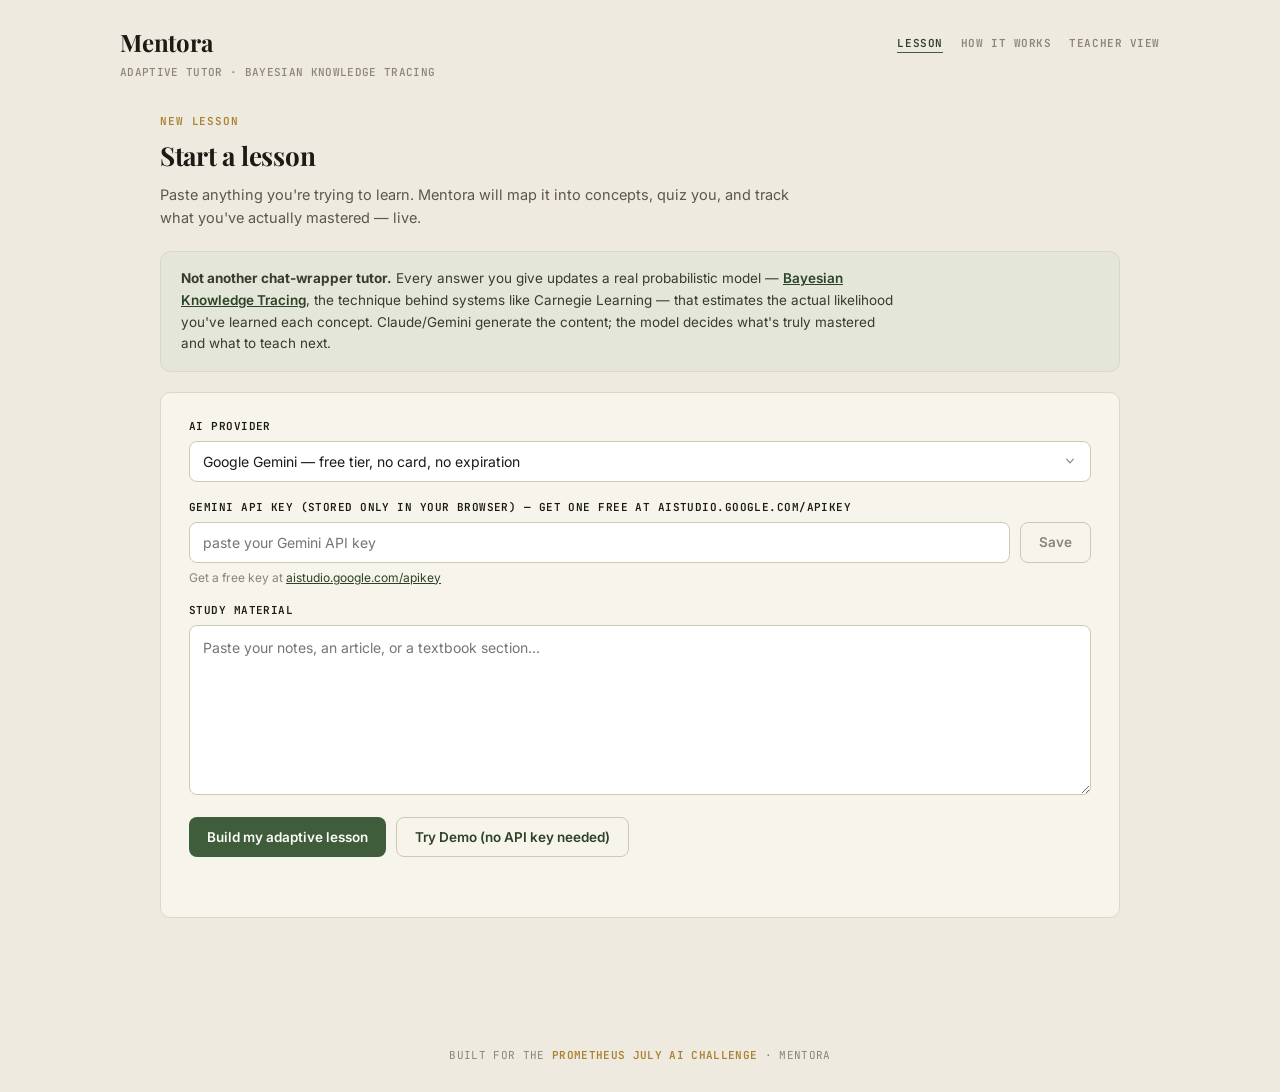
<file: index.html>
<!doctype html>
<html lang="en">
<head>
<meta charset="UTF-8" />
<meta name="viewport" content="width=device-width, initial-scale=1.0" />
<meta name="description" content="Mentora — an adaptive AI tutor that pairs Claude/Gemini with a real Bayesian Knowledge Tracing model to track what you've actually learned." />
<title>Mentora — Adaptive AI Learning Companion</title>
<link rel="icon" href="data:image/svg+xml,<svg xmlns=%22http://www.w3.org/2000/svg%22 viewBox=%220 0 32 32%22><rect width=%2232%22 height=%2232%22 rx=%226%22 fill=%22%231b1a14%22/><path d=%22M14 6 L6 16 L14 26%22 stroke=%22%23f7f4ec%22 stroke-width=%222.5%22 stroke-linecap=%22round%22 stroke-linejoin=%22round%22 fill=%22none%22/><path d=%22M22 6 L14 16 L22 26%22 stroke=%22%233f5d3a%22 stroke-width=%222.5%22 stroke-linecap=%22round%22 stroke-linejoin=%22round%22 fill=%22none%22/></svg>" />
<link rel="preconnect" href="https://fonts.googleapis.com" />
<link rel="preconnect" href="https://fonts.gstatic.com" crossorigin />
<link href="https://fonts.googleapis.com/css2?family=Playfair+Display:ital,wght@0,600;0,700;0,800;1,600&family=JetBrains+Mono:wght@400;500;600;700&family=Inter:wght@400;500;600&display=swap" rel="stylesheet" />
<link rel="stylesheet" href="style.css" />
</head>
<body>
<header>
  <div class="header-inner">
    <div class="brand">
      <div>
        <h1>Mentora</h1>
        <span class="tag">Adaptive tutor · Bayesian Knowledge Tracing</span>
      </div>
    </div>
    <div class="header-progress hidden" id="headerProgress">
      <div class="header-progress-row">
        <span class="header-progress-label">Overall mastery</span>
        <div class="header-progress-value"><span id="overallProgressPct">0</span><span class="pct-sign">%</span></div>
      </div>
      <div class="bar-track header-bar-track"><div class="bar-fill" id="overallProgressFill" style="width:0%"></div></div>
    </div>
    <nav class="site-nav" aria-label="Mentora pages">
      <a href="index.html" class="active">Lesson</a>
      <a href="how-it-works.html">How it works</a>
      <a href="teacher.html">Teacher view</a>
    </nav>
  </div>
</header>

<main>
  <section id="setupView">
    <span class="eyebrow">New lesson</span>
    <h2 class="section-title">Start a lesson</h2>
    <p class="section-desc">Paste anything you're trying to learn. Mentora will map it into concepts, quiz you, and track what you've actually mastered — live.</p>

    <div class="value-strip">
      <p><strong>Not another chat-wrapper tutor.</strong> Every answer you give updates a real probabilistic model — <a href="how-it-works.html">Bayesian Knowledge Tracing</a>, the technique behind systems like Carnegie Learning — that estimates the actual likelihood you've learned each concept. Claude/Gemini generate the content; the model decides what's truly mastered and what to teach next.</p>
    </div>

    <div class="setup-card">
      <div class="field-group">
        <label for="providerSelect">AI provider</label>
        <select id="providerSelect">
          <option value="gemini">Google Gemini — free tier, no card, no expiration</option>
          <option value="claude">Anthropic Claude — $5 free credit on signup</option>
          <option value="deepseek">DeepSeek — 5M free tokens for 30 days, no card</option>
          <option value="github">GitHub Models — free, tied to your GitHub account</option>
        </select>
      </div>

      <div class="field-group">
        <label for="apiKeyInput" id="apiKeyLabel">Gemini API key (stored only in your browser)</label>
        <div class="key-row">
          <input type="password" id="apiKeyInput" placeholder="paste your API key" autocomplete="off" />
          <button class="ghost-btn" id="saveKeyBtn">Save</button>
        </div>
        <span class="hint" id="keyHint">Get a free key at aistudio.google.com/apikey</span>
      </div>

      <div class="field-group">
        <label for="materialInput">Study material</label>
        <textarea id="materialInput" placeholder="Paste your notes, an article, or a textbook section..."></textarea>
      </div>

      <div class="action-row">
        <button class="primary-btn" id="generateBtn">Build my adaptive lesson</button>
        <button class="secondary-btn" id="demoBtn">Try Demo (no API key needed)</button>
        <button class="secondary-btn hidden" id="resumeSessionBtn">Resume previous session</button>
      </div>
      <div id="statusMsg" role="status" aria-live="polite"></div>
    </div>
  </section>

  <section id="learnView" class="hidden">
    <hr class="rule" />

    <div class="section-block">
      <span class="eyebrow">Dependency graph</span>
      <h2 class="section-title">Concept map</h2>
      <p class="section-desc">Each concept unlocks only once its prerequisites reach mastery. The engine traces retention node by node.</p>
      <div class="concept-graph" id="conceptGraph"></div>
    </div>

    <hr class="rule" />

    <div class="section-block">
      <span class="eyebrow">Retention model</span>
      <div class="section-heading-row">
        <div>
          <h2 class="section-title">Mastery dashboard</h2>
          <p class="section-desc">Live posterior estimates from the Bayesian Knowledge Tracing engine — probability of recall, not a raw score.</p>
        </div>
        <span class="threshold-caption">- - - - - Mastery threshold 90%</span>
      </div>
      <div id="dashboard"></div>
      <div id="paramReadout" class="param-readout hidden"></div>
      <div id="calibrationPanel" class="calibration-panel hidden"></div>
      <div id="reviewPanel" class="review-panel hidden"></div>
    </div>

    <hr class="rule" />

    <div class="section-block">
      <div id="recommendation"></div>
      <div id="quizPanel"></div>

      <div id="analogyPanel" class="hidden">
        <hr class="divider" />
        <strong class="analogy-title">Want it explained a different way?</strong>
        <div class="analogy-choices" id="analogyChoices">
          <button class="chip-btn" data-domain="cooking">Cooking</button>
          <button class="chip-btn" data-domain="sports">Sports</button>
          <button class="chip-btn" data-domain="gaming">Gaming</button>
          <button class="chip-btn" data-domain="music">Music</button>
        </div>
        <div id="analogyResult"></div>
      </div>
    </div>
  </section>
</main>

<div id="loadingOverlay" class="loading-overlay hidden" role="status" aria-live="polite">
  <div class="loading-card">
    <div class="spinner"></div>
    <span id="loadingText">Working...</span>
  </div>
</div>

<footer>Built for the <span class="footer-highlight">Prometheus July AI Challenge</span> · Mentora</footer>

<script src="./bkt.js"></script>
<script src="./bktFit.js"></script>
<script src="./spaced.js"></script>
<script src="./demo-data.js"></script>
<script src="./providers.js"></script>
<script src="./persist.js"></script>
<script src="./app.js"></script>
</body>
</html>
</file>
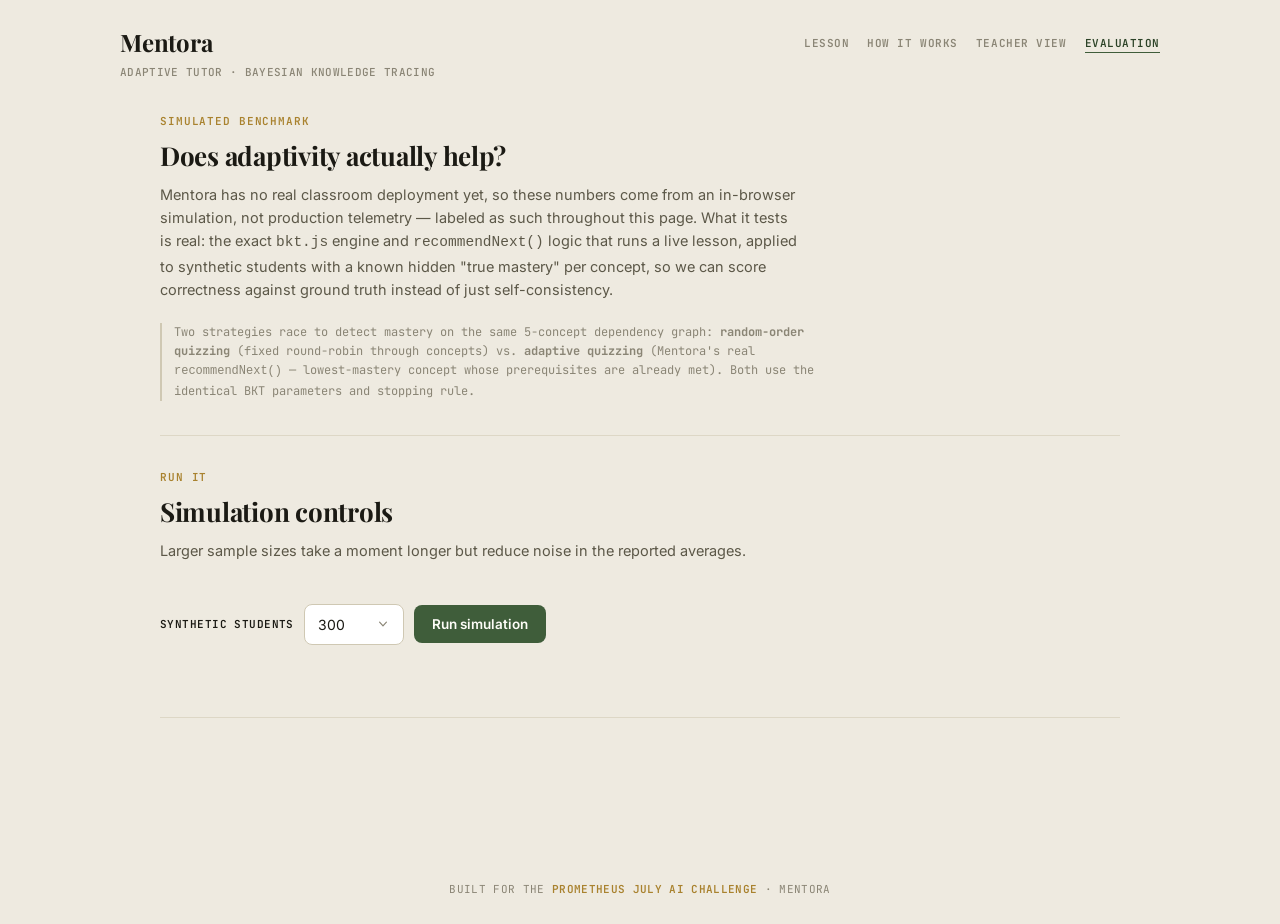
<file: eval.html>
<!doctype html>
<html lang="en">
<head>
<meta charset="UTF-8" />
<meta name="viewport" content="width=device-width, initial-scale=1.0" />
<meta name="description" content="Mentora evaluation — simulated comparison of adaptive BKT-driven quizzing vs. random-order quizzing, plus mastery-prediction accuracy against known ground truth." />
<title>Evaluation — Mentora</title>
<link rel="icon" href="data:image/svg+xml,<svg xmlns=%22http://www.w3.org/2000/svg%22 viewBox=%220 0 32 32%22><rect width=%2232%22 height=%2232%22 rx=%226%22 fill=%22%231b1a14%22/><path d=%22M14 6 L6 16 L14 26%22 stroke=%22%23f7f4ec%22 stroke-width=%222.5%22 stroke-linecap=%22round%22 stroke-linejoin=%22round%22 fill=%22none%22/><path d=%22M22 6 L14 16 L22 26%22 stroke=%22%233f5d3a%22 stroke-width=%222.5%22 stroke-linecap=%22round%22 stroke-linejoin=%22round%22 fill=%22none%22/></svg>" />
<link rel="preconnect" href="https://fonts.googleapis.com" />
<link rel="preconnect" href="https://fonts.gstatic.com" crossorigin />
<link href="https://fonts.googleapis.com/css2?family=Playfair+Display:ital,wght@0,600;0,700;0,800;1,600&family=JetBrains+Mono:wght@400;500;600;700&family=Inter:wght@400;500;600&display=swap" rel="stylesheet" />
<link rel="stylesheet" href="style.css" />
<link rel="stylesheet" href="eval.css" />
</head>
<body>
<header>
  <div class="header-inner">
    <div class="brand">
      <a href="index.html" style="display:flex;align-items:center;gap:12px;color:inherit;text-decoration:none;">
        <div>
          <h1>Mentora</h1>
          <span class="tag">Adaptive tutor · Bayesian Knowledge Tracing</span>
        </div>
      </a>
    </div>
    <nav class="site-nav" aria-label="Mentora pages">
      <a href="index.html">Lesson</a>
      <a href="how-it-works.html">How it works</a>
      <a href="teacher.html">Teacher view</a>
      <a href="eval.html" class="active">Evaluation</a>
    </nav>
  </div>
</header>

<main>
  <section>
    <span class="eyebrow">Simulated benchmark</span>
    <h2 class="section-title">Does adaptivity actually help?</h2>
    <p class="section-desc">Mentora has no real classroom deployment yet, so these numbers come from an in-browser simulation, not production telemetry — labeled as such throughout this page. What it tests is real: the exact <code>bkt.js</code> engine and <code>recommendNext()</code> logic that runs a live lesson, applied to synthetic students with a known hidden "true mastery" per concept, so we can score correctness against ground truth instead of just self-consistency.</p>
    <p class="sim-note">Two strategies race to detect mastery on the same 5-concept dependency graph: <strong>random-order quizzing</strong> (fixed round-robin through concepts) vs. <strong>adaptive quizzing</strong> (Mentora's real <code>recommendNext()</code> — lowest-mastery concept whose prerequisites are already met). Both use the identical BKT parameters and stopping rule.</p>
  </section>

  <hr class="rule" />

  <section class="section-block">
    <div class="section-heading-row">
      <div>
        <span class="eyebrow">Run it</span>
        <h2 class="section-title">Simulation controls</h2>
        <p class="section-desc">Larger sample sizes take a moment longer but reduce noise in the reported averages.</p>
      </div>
      <div class="eval-controls">
        <label for="sampleSizeSelect" class="eval-controls-label">Synthetic students</label>
        <select id="sampleSizeSelect">
          <option value="100">100</option>
          <option value="300" selected>300</option>
          <option value="800">800</option>
        </select>
        <button class="primary-btn" id="runBtn">Run simulation</button>
      </div>
    </div>
    <div id="evalStatus" class="eval-status"></div>
  </section>

  <hr class="rule" />

  <section class="section-block" id="resultsSection" style="display:none;">
    <span class="eyebrow">Results</span>
    <h2 class="section-title">Adaptive vs. random</h2>

    <div class="metric-grid" id="metricGrid"></div>

    <div class="chart-card">
      <svg id="barChart" viewBox="0 0 360 240" class="bar-chart"></svg>
      <div class="chart-legend">
        <span><i class="swatch" style="background:#a13c2f"></i> Random-order quizzing</span>
        <span><i class="swatch" style="background:#3f5d3a"></i> Adaptive (BKT) quizzing</span>
      </div>
    </div>

    <p class="eval-footnote" id="evalFootnote"></p>
  </section>
</main>

<footer>Built for the <span class="footer-highlight">Prometheus July AI Challenge</span> · Mentora</footer>

<script src="bkt.js"></script>
<script src="demo-data.js"></script>
<script src="eval.js"></script>
</body>
</html>
</file>
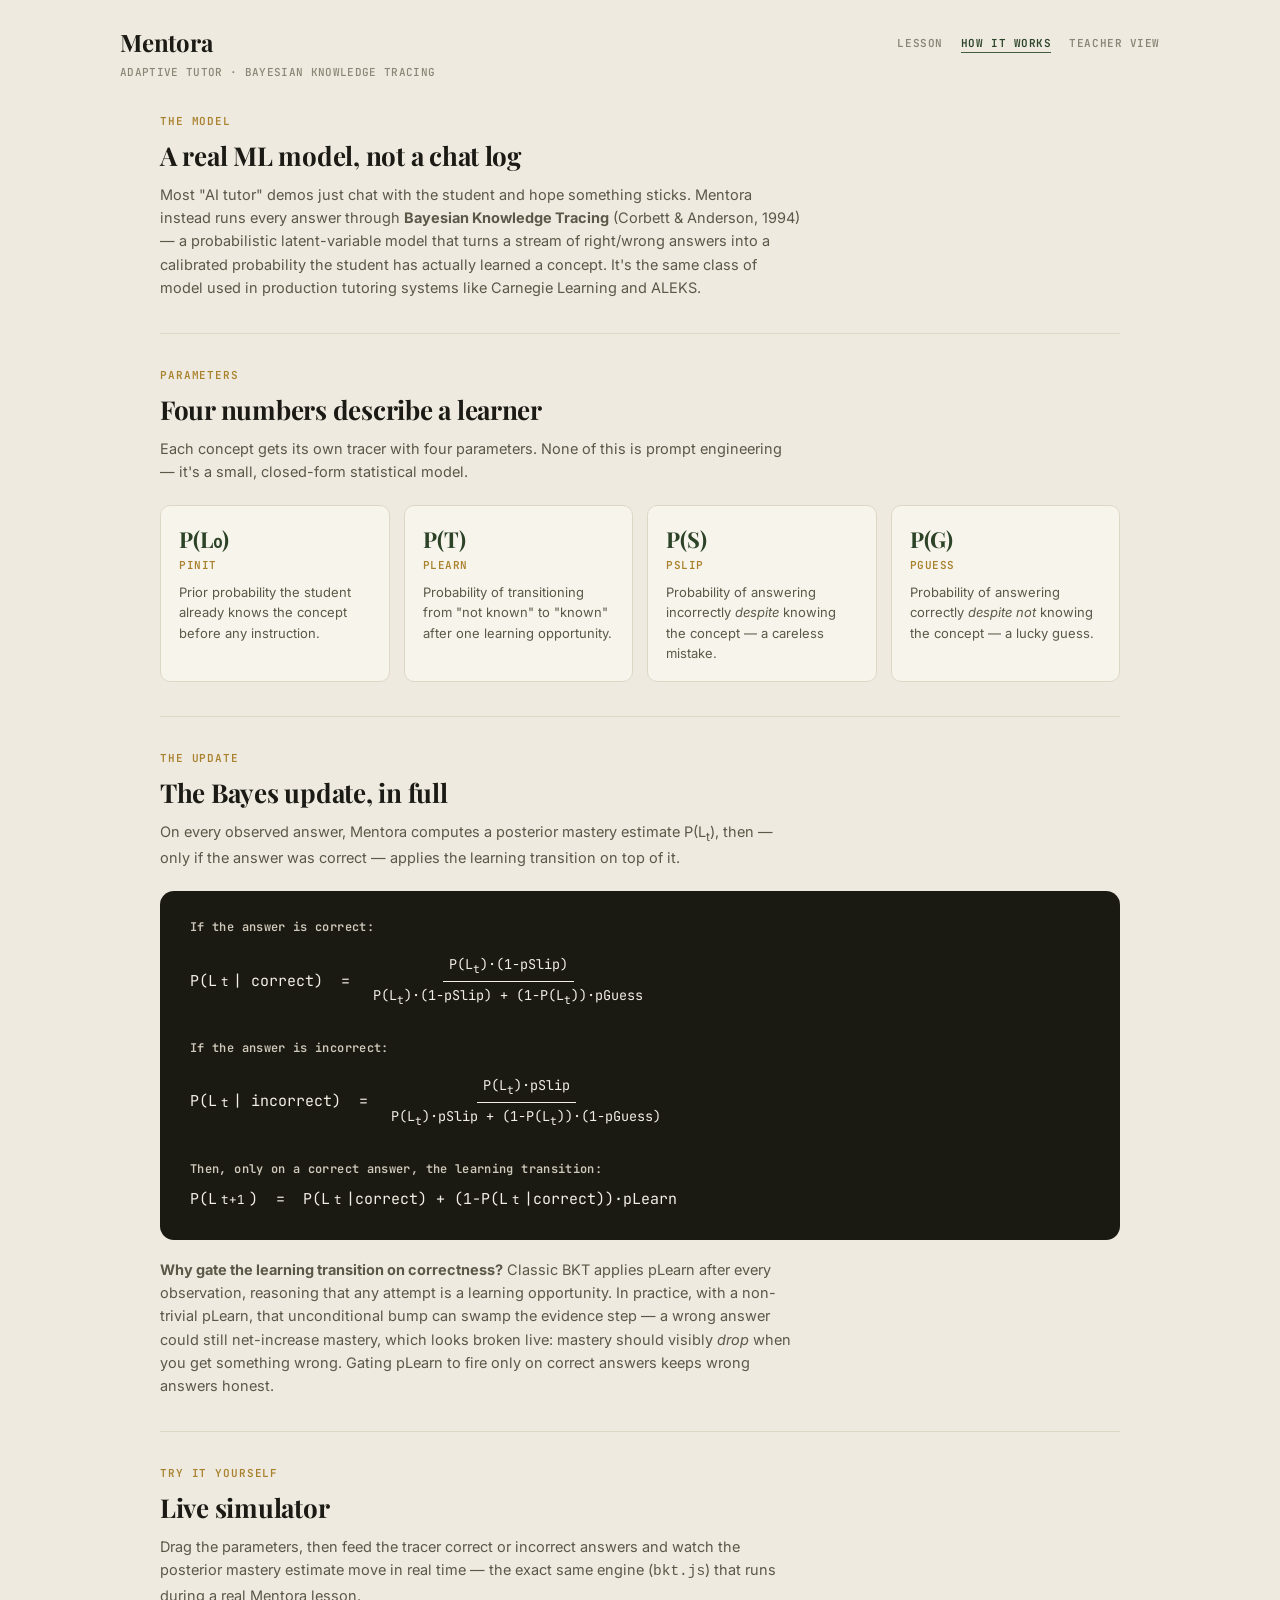
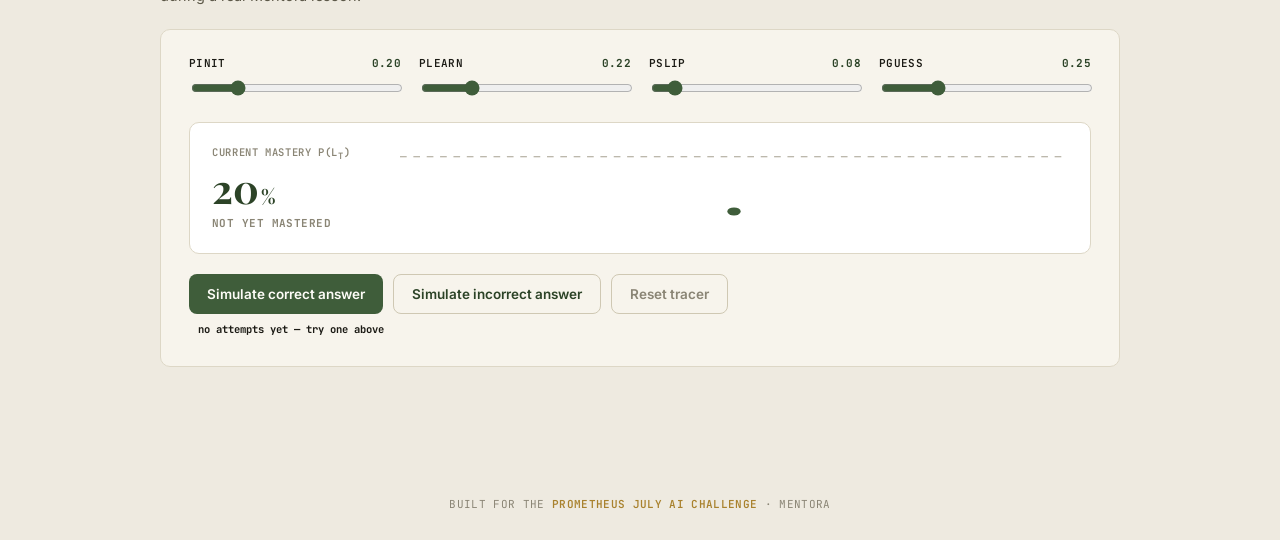
<file: how-it-works.html>
<!doctype html>
<html lang="en">
<head>
<meta charset="UTF-8" />
<meta name="viewport" content="width=device-width, initial-scale=1.0" />
<meta name="description" content="How Mentora's Bayesian Knowledge Tracing engine works — the math behind the mastery model, with a live interactive simulator." />
<title>How it works — Mentora</title>
<link rel="icon" href="data:image/svg+xml,<svg xmlns=%22http://www.w3.org/2000/svg%22 viewBox=%220 0 32 32%22><rect width=%2232%22 height=%2232%22 rx=%226%22 fill=%22%231b1a14%22/><path d=%22M14 6 L6 16 L14 26%22 stroke=%22%23f7f4ec%22 stroke-width=%222.5%22 stroke-linecap=%22round%22 stroke-linejoin=%22round%22 fill=%22none%22/><path d=%22M22 6 L14 16 L22 26%22 stroke=%22%233f5d3a%22 stroke-width=%222.5%22 stroke-linecap=%22round%22 stroke-linejoin=%22round%22 fill=%22none%22/></svg>" />
<link rel="preconnect" href="https://fonts.googleapis.com" />
<link rel="preconnect" href="https://fonts.gstatic.com" crossorigin />
<link href="https://fonts.googleapis.com/css2?family=Playfair+Display:ital,wght@0,600;0,700;0,800;1,600&family=JetBrains+Mono:wght@400;500;600;700&family=Inter:wght@400;500;600&display=swap" rel="stylesheet" />
<link rel="stylesheet" href="style.css" />
<link rel="stylesheet" href="explainer.css" />
</head>
<body>
<header>
  <div class="header-inner">
    <div class="brand">
      <a href="index.html" style="display:flex;align-items:center;gap:12px;color:inherit;text-decoration:none;">
        <div>
          <h1>Mentora</h1>
          <span class="tag">Adaptive tutor · Bayesian Knowledge Tracing</span>
        </div>
      </a>
    </div>
    <nav class="site-nav" aria-label="Mentora pages">
      <a href="index.html">Lesson</a>
      <a href="how-it-works.html" class="active">How it works</a>
      <a href="teacher.html">Teacher view</a>
    </nav>
  </div>
</header>

<main>
  <section>
    <span class="eyebrow">The model</span>
    <h2 class="section-title">A real ML model, not a chat log</h2>
    <p class="section-desc">Most "AI tutor" demos just chat with the student and hope something sticks. Mentora instead runs every answer through <strong>Bayesian Knowledge Tracing</strong> (Corbett &amp; Anderson, 1994) — a probabilistic latent-variable model that turns a stream of right/wrong answers into a calibrated probability the student has actually learned a concept. It's the same class of model used in production tutoring systems like Carnegie Learning and ALEKS.</p>
  </section>

  <hr class="rule" />

  <section class="section-block">
    <span class="eyebrow">Parameters</span>
    <h2 class="section-title">Four numbers describe a learner</h2>
    <p class="section-desc">Each concept gets its own tracer with four parameters. None of this is prompt engineering — it's a small, closed-form statistical model.</p>
    <div class="param-grid">
      <div class="param-card">
        <span class="param-symbol">P(L₀)</span>
        <span class="param-name">pInit</span>
        <p>Prior probability the student already knows the concept before any instruction.</p>
      </div>
      <div class="param-card">
        <span class="param-symbol">P(T)</span>
        <span class="param-name">pLearn</span>
        <p>Probability of transitioning from "not known" to "known" after one learning opportunity.</p>
      </div>
      <div class="param-card">
        <span class="param-symbol">P(S)</span>
        <span class="param-name">pSlip</span>
        <p>Probability of answering incorrectly <em>despite</em> knowing the concept — a careless mistake.</p>
      </div>
      <div class="param-card">
        <span class="param-symbol">P(G)</span>
        <span class="param-name">pGuess</span>
        <p>Probability of answering correctly <em>despite not</em> knowing the concept — a lucky guess.</p>
      </div>
    </div>
  </section>

  <hr class="rule" />

  <section class="section-block">
    <span class="eyebrow">The update</span>
    <h2 class="section-title">The Bayes update, in full</h2>
    <p class="section-desc">On every observed answer, Mentora computes a posterior mastery estimate P(L<sub>t</sub>), then — only if the answer was correct — applies the learning transition on top of it.</p>

    <div class="formula-card">
      <div class="formula-label">If the answer is correct:</div>
      <div class="formula">
        P(L<sub>t</sub> | correct) &nbsp;=&nbsp;
        <span class="frac">
          <span class="frac-num">P(L<sub>t</sub>)&middot;(1&minus;pSlip)</span>
          <span class="frac-den">P(L<sub>t</sub>)&middot;(1&minus;pSlip) + (1&minus;P(L<sub>t</sub>))&middot;pGuess</span>
        </span>
      </div>
      <div class="formula-label" style="margin-top:22px;">If the answer is incorrect:</div>
      <div class="formula">
        P(L<sub>t</sub> | incorrect) &nbsp;=&nbsp;
        <span class="frac">
          <span class="frac-num">P(L<sub>t</sub>)&middot;pSlip</span>
          <span class="frac-den">P(L<sub>t</sub>)&middot;pSlip + (1&minus;P(L<sub>t</sub>))&middot;(1&minus;pGuess)</span>
        </span>
      </div>
      <div class="formula-label" style="margin-top:22px;">Then, only on a correct answer, the learning transition:</div>
      <div class="formula">
        P(L<sub>t+1</sub>) &nbsp;=&nbsp; P(L<sub>t</sub>|correct) + (1&minus;P(L<sub>t</sub>|correct))&middot;pLearn
      </div>
    </div>

    <p class="section-desc" style="margin-top:18px;">
      <strong>Why gate the learning transition on correctness?</strong> Classic BKT applies pLearn after every observation, reasoning that any attempt is a learning opportunity. In practice, with a non-trivial pLearn, that unconditional bump can swamp the evidence step — a wrong answer could still net-increase mastery, which looks broken live: mastery should visibly <em>drop</em> when you get something wrong. Gating pLearn to fire only on correct answers keeps wrong answers honest.
    </p>
  </section>

  <hr class="rule" />

  <section class="section-block">
    <span class="eyebrow">Try it yourself</span>
    <h2 class="section-title">Live simulator</h2>
    <p class="section-desc">Drag the parameters, then feed the tracer correct or incorrect answers and watch the posterior mastery estimate move in real time — the exact same engine (<code>bkt.js</code>) that runs during a real Mentora lesson.</p>

    <div class="sim-card">
      <div class="sim-controls">
        <div class="sim-slider">
          <label>pInit <span id="valPInit">0.20</span></label>
          <input type="range" id="sInit" min="0" max="1" step="0.01" value="0.2" />
        </div>
        <div class="sim-slider">
          <label>pLearn <span id="valPLearn">0.22</span></label>
          <input type="range" id="sLearn" min="0" max="1" step="0.01" value="0.22" />
        </div>
        <div class="sim-slider">
          <label>pSlip <span id="valPSlip">0.08</span></label>
          <input type="range" id="sSlip" min="0" max="0.99" step="0.01" value="0.08" />
        </div>
        <div class="sim-slider">
          <label>pGuess <span id="valPGuess">0.25</span></label>
          <input type="range" id="sGuess" min="0" max="0.99" step="0.01" value="0.25" />
        </div>
      </div>

      <div class="sim-body">
        <div class="sim-readout">
          <span class="sim-readout-label">Current mastery P(L<sub>t</sub>)</span>
          <div class="sim-readout-value"><span id="simPct">25</span><span class="pct-sign">%</span></div>
          <span class="sim-readout-status" id="simStatus">Not yet mastered</span>
        </div>
        <svg id="simSpark" viewBox="0 0 400 90" preserveAspectRatio="none" class="sim-spark"></svg>
      </div>

      <div class="action-row">
        <button class="primary-btn" id="btnCorrect">Simulate correct answer</button>
        <button class="secondary-btn" id="btnIncorrect">Simulate incorrect answer</button>
        <button class="ghost-btn" id="btnReset">Reset tracer</button>
      </div>
      <div class="sim-history" id="simHistory"></div>
    </div>
  </section>
</main>

<footer>Built for the <span class="footer-highlight">Prometheus July AI Challenge</span> · Mentora</footer>

<script src="bkt.js"></script>
<script src="explainer.js"></script>
</body>
</html>
</file>
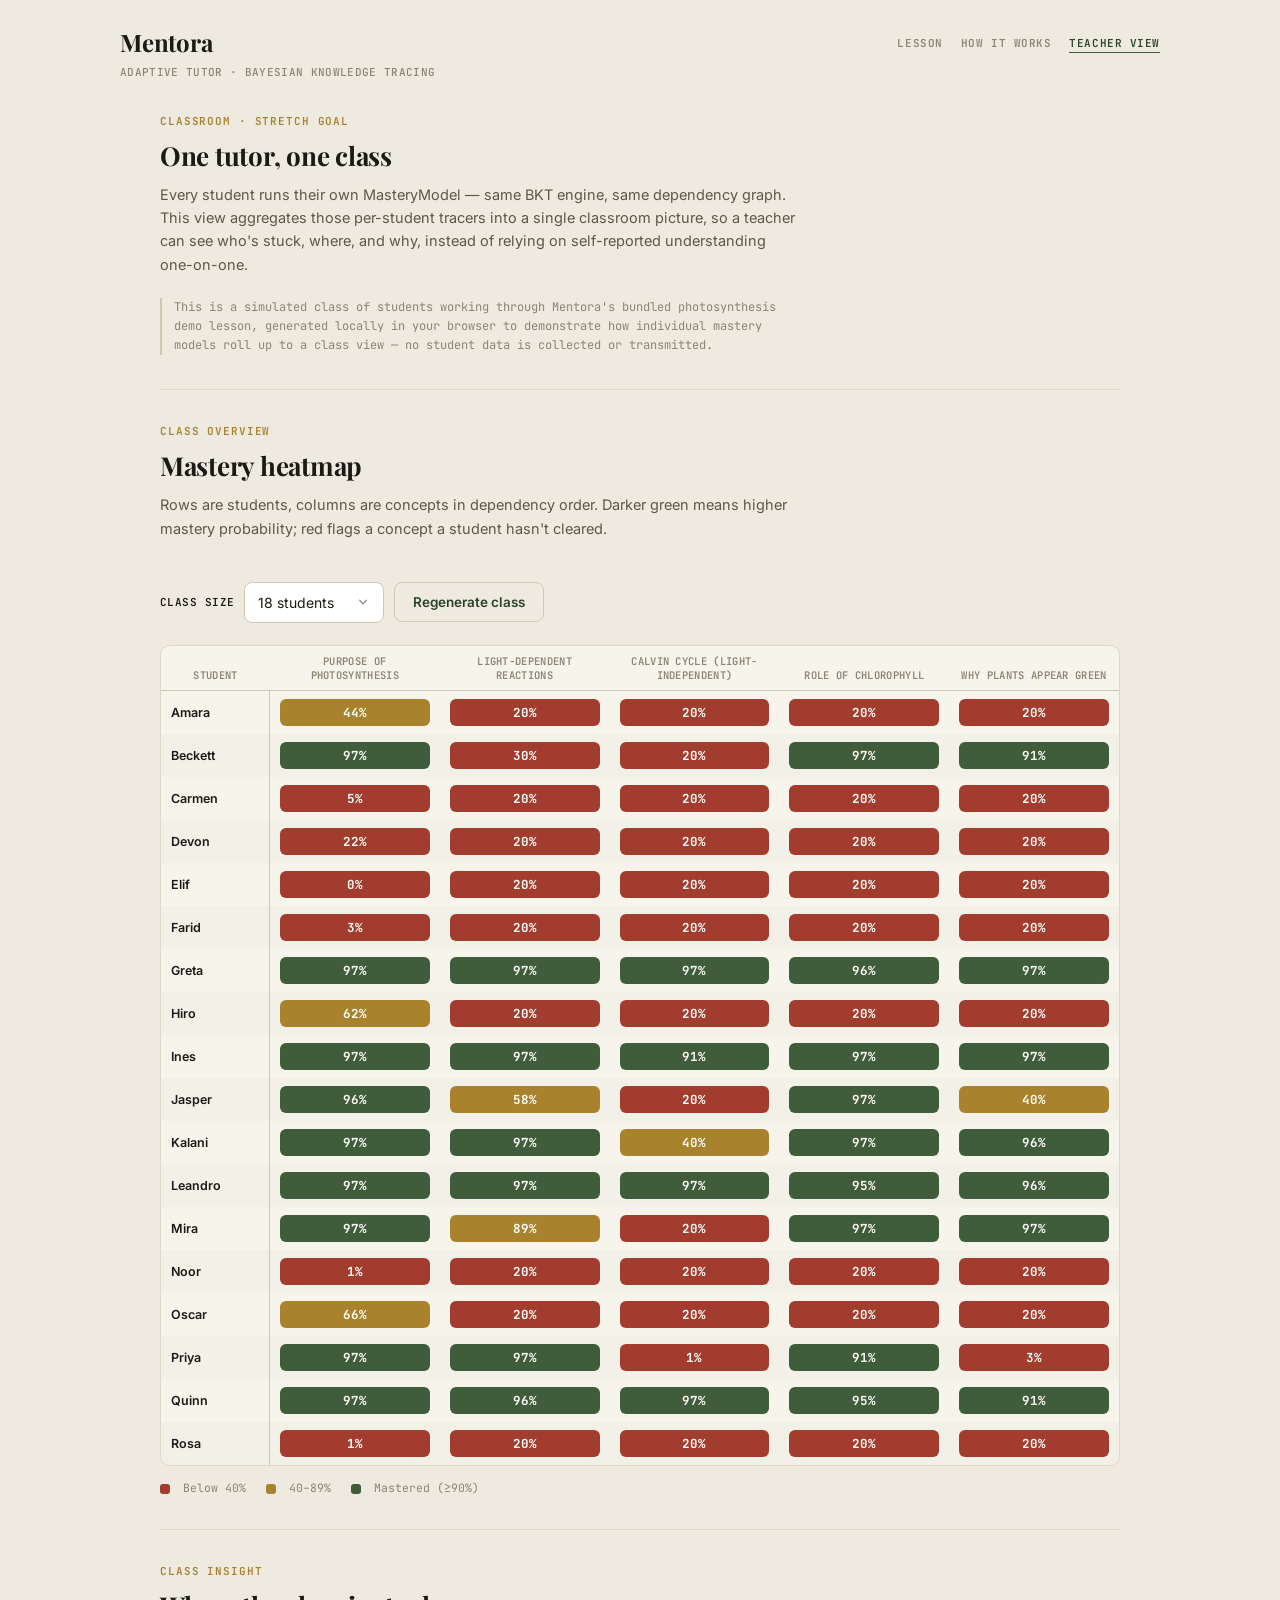
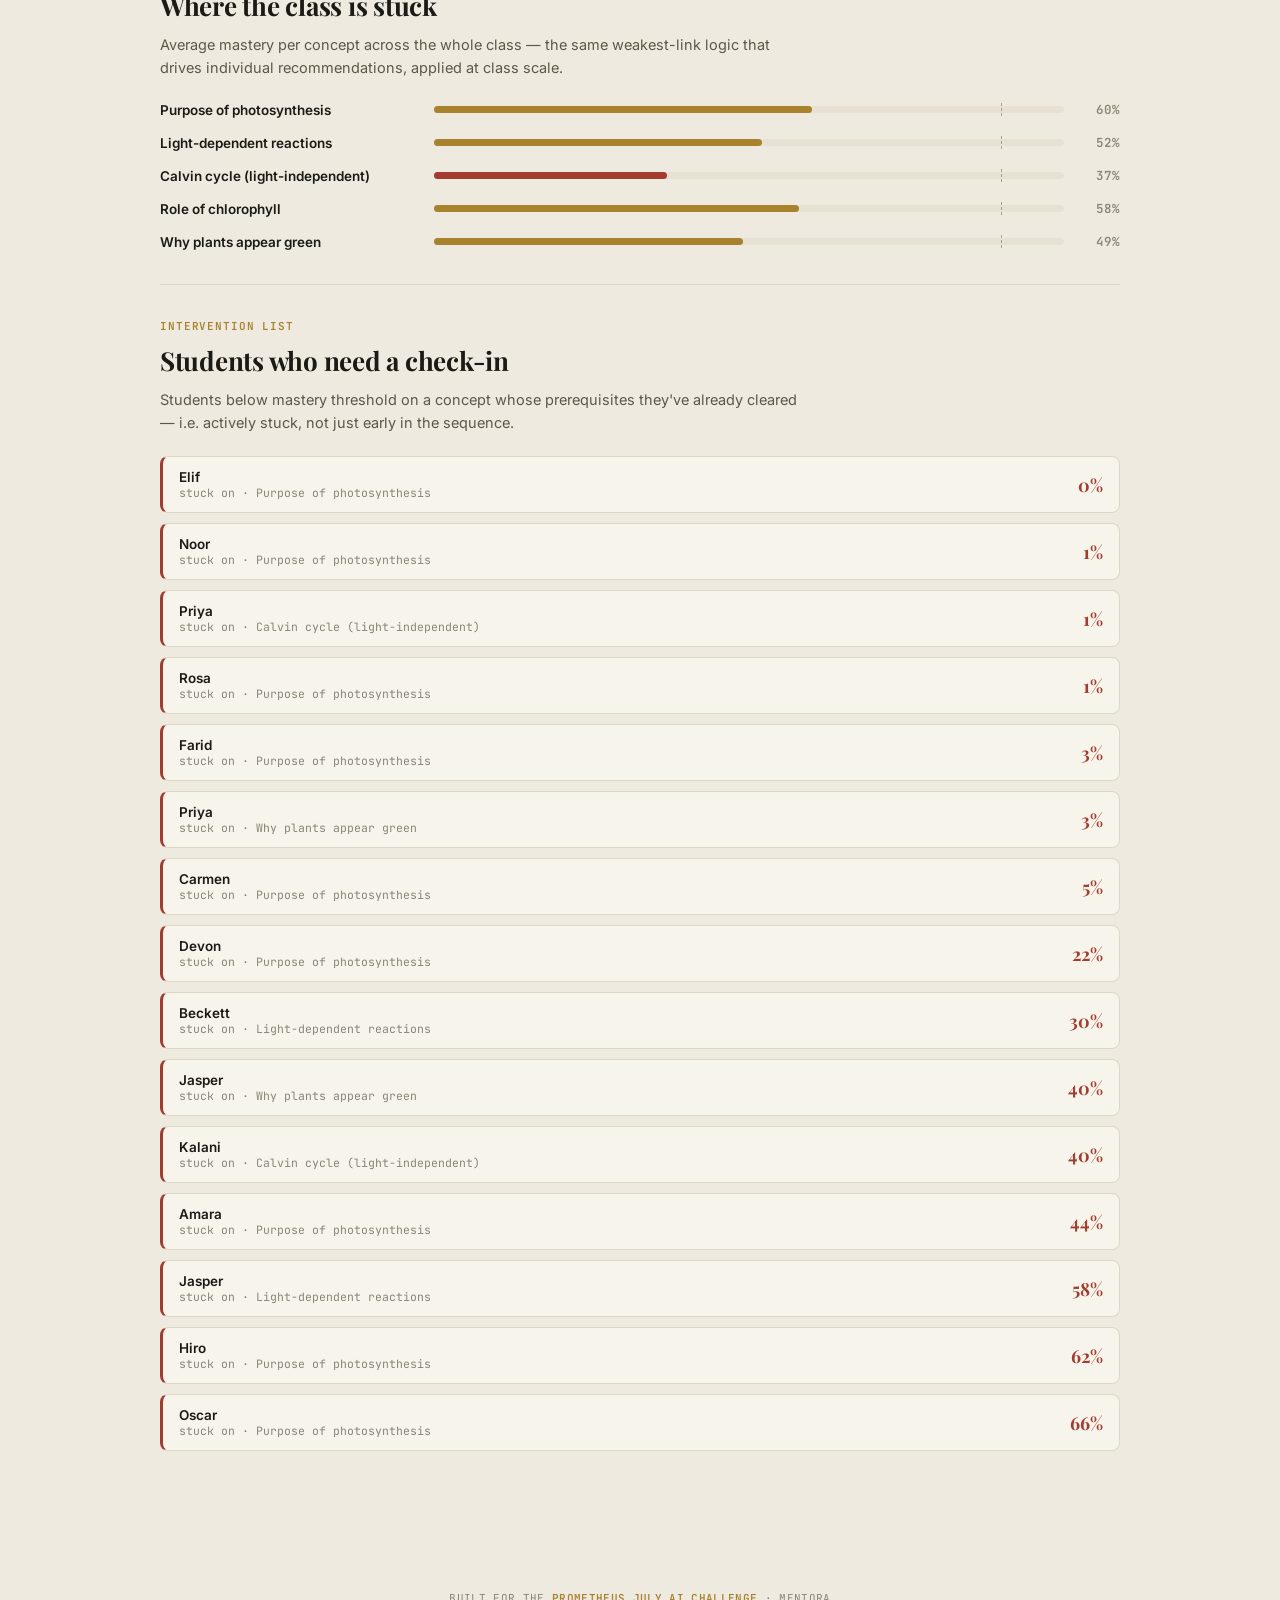
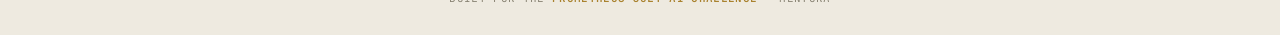
<file: teacher.html>
<!doctype html>
<html lang="en">
<head>
<meta charset="UTF-8" />
<meta name="viewport" content="width=device-width, initial-scale=1.0" />
<meta name="description" content="Mentora teacher view — a class-wide mastery heatmap built on the same Bayesian Knowledge Tracing engine that powers individual lessons." />
<title>Teacher view — Mentora</title>
<link rel="icon" href="data:image/svg+xml,<svg xmlns=%22http://www.w3.org/2000/svg%22 viewBox=%220 0 32 32%22><rect width=%2232%22 height=%2232%22 rx=%226%22 fill=%22%231b1a14%22/><path d=%22M14 6 L6 16 L14 26%22 stroke=%22%23f7f4ec%22 stroke-width=%222.5%22 stroke-linecap=%22round%22 stroke-linejoin=%22round%22 fill=%22none%22/><path d=%22M22 6 L14 16 L22 26%22 stroke=%22%233f5d3a%22 stroke-width=%222.5%22 stroke-linecap=%22round%22 stroke-linejoin=%22round%22 fill=%22none%22/></svg>" />
<link rel="preconnect" href="https://fonts.googleapis.com" />
<link rel="preconnect" href="https://fonts.gstatic.com" crossorigin />
<link href="https://fonts.googleapis.com/css2?family=Playfair+Display:ital,wght@0,600;0,700;0,800;1,600&family=JetBrains+Mono:wght@400;500;600;700&family=Inter:wght@400;500;600&display=swap" rel="stylesheet" />
<link rel="stylesheet" href="style.css" />
<link rel="stylesheet" href="teacher.css" />
</head>
<body>
<header>
  <div class="header-inner">
    <div class="brand">
      <a href="index.html" style="display:flex;align-items:center;gap:12px;color:inherit;text-decoration:none;">
        <div>
          <h1>Mentora</h1>
          <span class="tag">Adaptive tutor · Bayesian Knowledge Tracing</span>
        </div>
      </a>
    </div>
    <nav class="site-nav" aria-label="Mentora pages">
      <a href="index.html">Lesson</a>
      <a href="how-it-works.html">How it works</a>
      <a href="teacher.html" class="active">Teacher view</a>
    </nav>
  </div>
</header>

<main>
  <section>
    <span class="eyebrow">Classroom · stretch goal</span>
    <h2 class="section-title">One tutor, one class</h2>
    <p class="section-desc">Every student runs their own MasteryModel — same BKT engine, same dependency graph. This view aggregates those per-student tracers into a single classroom picture, so a teacher can see who's stuck, where, and why, instead of relying on self-reported understanding one-on-one.</p>
    <p class="sim-note">This is a simulated class of students working through Mentora's bundled photosynthesis demo lesson, generated locally in your browser to demonstrate how individual mastery models roll up to a class view — no student data is collected or transmitted.</p>
  </section>

  <hr class="rule" />

  <section class="section-block">
    <div class="section-heading-row">
      <div>
        <span class="eyebrow">Class overview</span>
        <h2 class="section-title">Mastery heatmap</h2>
        <p class="section-desc">Rows are students, columns are concepts in dependency order. Darker green means higher mastery probability; red flags a concept a student hasn't cleared.</p>
      </div>
      <div class="teacher-controls">
        <label for="classSizeSelect" class="teacher-controls-label">Class size</label>
        <select id="classSizeSelect">
          <option value="10">10 students</option>
          <option value="18" selected>18 students</option>
          <option value="28">28 students</option>
        </select>
        <button class="secondary-btn" id="regenBtn">Regenerate class</button>
      </div>
    </div>

    <div class="heatmap-wrap">
      <table class="heatmap" id="heatmapTable"></table>
    </div>

    <div class="heatmap-legend">
      <span><i class="swatch" style="background:#a13c2f"></i> Below 40%</span>
      <span><i class="swatch" style="background:#a9822e"></i> 40–89%</span>
      <span><i class="swatch" style="background:#3f5d3a"></i> Mastered (≥90%)</span>
    </div>
  </section>

  <hr class="rule" />

  <section class="section-block">
    <span class="eyebrow">Class insight</span>
    <h2 class="section-title">Where the class is stuck</h2>
    <p class="section-desc">Average mastery per concept across the whole class — the same weakest-link logic that drives individual recommendations, applied at class scale.</p>
    <div id="classBars"></div>
  </section>

  <hr class="rule" />

  <section class="section-block">
    <span class="eyebrow">Intervention list</span>
    <h2 class="section-title">Students who need a check-in</h2>
    <p class="section-desc">Students below mastery threshold on a concept whose prerequisites they've already cleared — i.e. actively stuck, not just early in the sequence.</p>
    <div id="riskList"></div>
  </section>
</main>

<footer>Built for the <span class="footer-highlight">Prometheus July AI Challenge</span> · Mentora</footer>

<script src="bkt.js"></script>
<script src="demo-data.js"></script>
<script src="teacher.js"></script>
</body>
</html>
</file>
<file: style.css>
:root {
  --bg: #eeeae0;
  --card: #f7f4ec;
  --ink: #1b1a14;
  --muted: #8a8575;
  --muted-2: #a6a191;
  --accent: #3f5d3a;
  --accent-dark: #2c4327;
  --accent-soft: #e3e6d8;
  --amber: #a9822e;
  --border: #ddd7c6;
  --border-strong: #cfc8b3;
  --dark: #1a1912;
  --dark-2: #242217;
  --bad: #a13c2f;
  --bad-soft: #f3ded9;
  --radius: 10px;
  --serif: "Playfair Display", Georgia, serif;
  --mono: "JetBrains Mono", "SFMono-Regular", Menlo, monospace;
  --sans: "Inter", -apple-system, "Segoe UI", Roboto, Helvetica, Arial, sans-serif;
}

* { box-sizing: border-box; }

html { scroll-behavior: smooth; }

body {
  margin: 0;
  font-family: var(--sans);
  background: var(--bg);
  color: var(--ink);
  min-height: 100vh;
  -webkit-font-smoothing: antialiased;
}

header {
  padding: 26px 40px;
  border-bottom: none;
}

.header-inner {
  max-width: 1040px;
  margin: 0 auto;
  display: flex;
  align-items: flex-start;
  justify-content: space-between;
  gap: 24px;
  flex-wrap: wrap;
}

.brand { display: flex; align-items: center; gap: 12px; }

.brand-mark { width: 26px; height: 26px; color: var(--ink); flex-shrink: 0; }

header h1 {
  margin: 0 0 2px;
  font-family: var(--serif);
  font-size: 24px;
  font-weight: 700;
  letter-spacing: -0.01em;
}

header .tag {
  color: var(--muted);
  font-family: var(--mono);
  font-size: 11px;
  font-weight: 500;
  letter-spacing: 0.03em;
  text-transform: uppercase;
}

.header-progress { text-align: right; min-width: 200px; }

.header-progress-row {
  display: flex;
  align-items: baseline;
  justify-content: flex-end;
  gap: 10px;
  margin-bottom: 8px;
}

.header-progress-label {
  font-family: var(--mono);
  font-size: 10.5px;
  font-weight: 600;
  letter-spacing: 0.08em;
  text-transform: uppercase;
  color: var(--muted);
}

.header-progress-value {
  font-family: var(--serif);
  font-size: 26px;
  font-weight: 700;
  line-height: 1;
  color: var(--accent);
}

.header-progress-value .pct-sign { font-size: 15px; margin-left: 1px; }

.header-bar-track { width: 200px; height: 3px; margin-left: auto; }

.site-nav {
  display: flex;
  gap: 18px;
  margin-top: 10px;
  justify-content: flex-end;
}
.site-nav a {
  font-family: var(--mono);
  font-size: 11px;
  font-weight: 600;
  letter-spacing: 0.05em;
  text-transform: uppercase;
  color: var(--muted);
  text-decoration: none;
  border-bottom: 1px solid transparent;
  padding-bottom: 2px;
  transition: color 0.15s ease, border-color 0.15s ease;
}
.site-nav a:hover { color: var(--accent-dark); border-color: var(--accent); }
.site-nav a.active { color: var(--accent-dark); border-color: var(--accent); }

.value-strip {
  background: var(--accent-soft);
  border: 1px solid var(--border);
  border-radius: var(--radius);
  padding: 16px 20px;
  margin-bottom: 20px;
}
.value-strip p { margin: 0; font-size: 13.5px; line-height: 1.6; color: #3a3a2e; max-width: 720px; }
.value-strip a { color: var(--accent-dark); font-weight: 600; }

main {
  max-width: 1040px;
  margin: 0 auto;
  padding: 8px 40px 100px;
}

.hidden { display: none !important; }

.rule { border: none; border-top: 1px solid var(--border); margin: 34px 0; }

.eyebrow {
  display: block;
  font-family: var(--mono);
  font-size: 11px;
  font-weight: 600;
  letter-spacing: 0.08em;
  text-transform: uppercase;
  color: var(--amber);
  margin-bottom: 10px;
}

.section-title {
  font-family: var(--serif);
  font-size: 26px;
  font-weight: 700;
  letter-spacing: -0.01em;
  margin: 0 0 10px;
}

.section-desc {
  color: #5c5848;
  font-size: 14.5px;
  line-height: 1.6;
  margin: 0 0 22px;
  max-width: 640px;
}

.section-heading-row {
  display: flex;
  justify-content: space-between;
  align-items: flex-end;
  gap: 20px;
  flex-wrap: wrap;
}

.threshold-caption {
  font-family: var(--mono);
  font-size: 11px;
  font-weight: 500;
  letter-spacing: 0.04em;
  color: var(--muted);
  white-space: nowrap;
  margin-bottom: 22px;
}

@keyframes fadeInUp {
  from { opacity: 0; transform: translateY(8px); }
  to { opacity: 1; transform: translateY(0); }
}

.section-block { animation: fadeInUp 0.4s ease both; }

.setup-card {
  background: var(--card);
  border: 1px solid var(--border);
  border-radius: var(--radius);
  padding: 26px 28px;
}

.field-group { margin-bottom: 18px; }
.field-group:last-of-type { margin-bottom: 0; }

label {
  font-family: var(--mono);
  font-size: 11px;
  font-weight: 600;
  letter-spacing: 0.04em;
  text-transform: uppercase;
  color: var(--ink);
  display: block;
  margin-bottom: 8px;
}

.hint { display: block; margin-top: 7px; font-size: 12px; color: var(--muted); font-family: var(--sans); }
.hint a { color: var(--accent-dark); }

select, input[type="text"], input[type="password"], textarea {
  width: 100%;
  padding: 11px 13px;
  border: 1.5px solid var(--border-strong);
  border-radius: 8px;
  font-size: 14px;
  font-family: var(--sans);
  background: #fff;
  color: var(--ink);
  transition: border-color 0.15s ease, box-shadow 0.15s ease;
}

select:focus, input:focus, textarea:focus {
  outline: none;
  border-color: var(--accent);
  box-shadow: 0 0 0 3px rgba(63, 93, 58, 0.14);
}

select { cursor: pointer; appearance: none; background-image: url("data:image/svg+xml,%3Csvg xmlns='http://www.w3.org/2000/svg' viewBox='0 0 20 20' fill='%238a8575'%3E%3Cpath fill-rule='evenodd' d='M5.23 7.21a.75.75 0 011.06.02L10 11.168l3.71-3.938a.75.75 0 111.08 1.04l-4.25 4.5a.75.75 0 01-1.08 0l-4.25-4.5a.75.75 0 01.02-1.06z' clip-rule='evenodd'/%3E%3C/svg%3E"); background-repeat: no-repeat; background-position: right 12px center; background-size: 16px; padding-right: 36px; }

textarea { min-height: 170px; resize: vertical; line-height: 1.55; }

.key-row { display: flex; gap: 10px; }
.key-row input { flex: 1; }

.action-row { display: flex; gap: 10px; flex-wrap: wrap; margin-top: 6px; }

button {
  cursor: pointer;
  border: none;
  border-radius: 8px;
  font-weight: 600;
  font-size: 13.5px;
  padding: 11px 18px;
  font-family: var(--sans);
  transition: transform 0.1s ease, box-shadow 0.15s ease, background 0.15s ease, opacity 0.15s ease, border-color 0.15s ease;
}

button:active:not(:disabled) { transform: translateY(1px); }

.primary-btn { background: var(--accent); color: #fdfcf7; }
.primary-btn:hover:not(:disabled) { background: var(--accent-dark); }
.primary-btn:disabled { opacity: 0.5; cursor: not-allowed; }

.secondary-btn { background: transparent; color: var(--accent-dark); border: 1.5px solid var(--border-strong); }
.secondary-btn:hover:not(:disabled) { border-color: var(--accent); background: var(--accent-soft); }

.ghost-btn { background: transparent; color: var(--muted); border: 1.5px solid var(--border-strong); }
.ghost-btn:hover:not(:disabled) { border-color: var(--accent); color: var(--accent-dark); }

.chip-btn {
  background: #fff;
  border: 1.5px solid var(--border-strong);
  color: var(--ink);
  border-radius: 999px;
  padding: 8px 16px;
  font-size: 13px;
}
.chip-btn:hover { border-color: var(--accent); background: var(--accent-soft); }

#statusMsg { min-height: 20px; font-size: 13px; margin-top: 14px; font-weight: 500; }

/* Concept graph */
.concept-graph {
  display: grid;
  grid-template-columns: repeat(auto-fill, minmax(230px, 1fr));
  gap: 14px;
}

.concept-card {
  position: relative;
  background: var(--card);
  border: 1px solid var(--border);
  border-radius: var(--radius);
  padding: 16px 16px 22px;
  overflow: hidden;
  transition: border-color 0.3s ease;
}

.concept-card-top {
  display: flex;
  justify-content: space-between;
  align-items: baseline;
  gap: 8px;
  margin-bottom: 14px;
}

.concept-name {
  font-family: var(--serif);
  font-weight: 700;
  font-size: 15.5px;
  line-height: 1.3;
}

.concept-code {
  font-family: var(--mono);
  font-size: 11px;
  color: var(--muted-2);
  flex-shrink: 0;
}

.concept-card-bottom { display: flex; justify-content: space-between; align-items: flex-end; }

.concept-status { display: flex; flex-direction: column; gap: 3px; }

.status-label {
  font-family: var(--mono);
  font-size: 10.5px;
  font-weight: 700;
  letter-spacing: 0.06em;
  text-transform: uppercase;
}

.status-sub { font-family: var(--mono); font-size: 10.5px; color: var(--muted-2); }

.concept-pct {
  font-family: var(--serif);
  font-size: 26px;
  font-weight: 700;
}

.concept-card-bar {
  position: absolute;
  left: 0; right: 0; bottom: 0;
  height: 3px;
  background: var(--border);
}

.concept-card-bar-fill { height: 100%; transition: width 0.6s cubic-bezier(0.22, 1, 0.36, 1); }

.concept-card.locked { opacity: 0.55; }
.concept-card.locked .status-label { color: var(--muted); }
.concept-card.locked .concept-pct { color: var(--muted); }
.concept-card.locked .concept-card-bar-fill { background: var(--muted-2); }

.concept-card.in-progress .status-label { color: var(--amber); }
.concept-card.in-progress .concept-pct { color: var(--amber); }
.concept-card.in-progress .concept-card-bar-fill { background: var(--amber); }
.concept-card.in-progress.current { border-color: var(--amber); }

.concept-card.mastered { border-color: var(--accent); }
.concept-card.mastered .status-label { color: var(--accent); }
.concept-card.mastered .concept-pct { color: var(--accent); }
.concept-card.mastered .concept-card-bar-fill { background: var(--accent); }

/* Mastery bars */
.bar-row { display: flex; align-items: center; gap: 14px; margin-bottom: 14px; }
.bar-label { width: 220px; font-size: 13.5px; font-weight: 600; flex-shrink: 0; }
.bar-track { position: relative; flex: 1; height: 7px; background: #e6e1d2; border-radius: 5px; overflow: visible; }
.bar-track::after {
  content: "";
  position: absolute;
  left: 90%;
  top: -3px;
  bottom: -3px;
  width: 1px;
  border-left: 1.5px dashed var(--muted-2);
}
.bar-fill { height: 100%; border-radius: 5px; background: var(--accent); transition: width 0.6s cubic-bezier(0.22, 1, 0.36, 1), background 0.3s ease; overflow: hidden; }
.bar-pct { width: 42px; text-align: right; font-family: var(--mono); font-size: 12.5px; font-weight: 600; color: var(--muted); }

#quizPanel h3 {
  font-family: var(--mono);
  font-size: 11px;
  font-weight: 600;
  letter-spacing: 0.06em;
  text-transform: uppercase;
  color: var(--muted);
  margin: 0 0 10px;
}

.question { font-family: var(--serif); font-size: 19px; font-weight: 700; margin: 4px 0 18px; line-height: 1.4; }

.confidence-toggle { display: flex; align-items: center; gap: 8px; flex-wrap: wrap; margin: 0 0 16px; }
.confidence-label { font-family: var(--mono); font-size: 11.5px; color: var(--muted); text-transform: uppercase; letter-spacing: 0.05em; }
.confidence-btn {
  background: #fff;
  border: 1.5px solid var(--border-strong);
  color: var(--muted);
  border-radius: 999px;
  padding: 5px 14px;
  font-size: 12.5px;
  font-weight: 600;
  font-family: var(--sans);
}
.confidence-btn:hover:not(:disabled) { border-color: var(--accent); }
.confidence-btn.active { background: var(--accent-soft); border-color: var(--accent); color: var(--accent-dark); }
.confidence-btn:disabled { cursor: default; opacity: 0.6; }
.confidence-echo { font-weight: 400; opacity: 0.75; font-size: 0.92em; }

.choices { display: flex; flex-direction: column; gap: 9px; }
.choice-btn {
  text-align: left;
  background: var(--card);
  border: 1.5px solid var(--border-strong);
  padding: 13px 16px;
  border-radius: 8px;
  font-size: 14px;
  font-weight: 500;
  color: var(--ink);
  font-family: var(--sans);
}
.choice-btn:hover:not(:disabled) { border-color: var(--accent); background: var(--accent-soft); }
.choice-btn.correct { background: var(--accent-soft); border-color: var(--accent); font-weight: 700; }
.choice-btn.incorrect { background: var(--bad-soft); border-color: var(--bad); font-weight: 700; }
.choice-btn:disabled { cursor: default; }

.feedback { margin-top: 16px; font-size: 14px; font-weight: 600; padding: 12px 14px; border-radius: 8px; background: var(--card); border: 1px solid var(--border); }
.feedback-correct { color: var(--accent-dark); border-color: var(--accent); background: var(--accent-soft); }
.feedback-incorrect { color: var(--bad); border-color: var(--bad); background: var(--bad-soft); }

#recommendation {
  font-family: var(--mono);
  font-size: 11.5px;
  font-weight: 600;
  letter-spacing: 0.03em;
  color: var(--accent-dark);
  margin-bottom: 16px;
  text-transform: uppercase;
}

/* Course-complete banner */
.completion-banner {
  background: var(--dark);
  border-radius: 14px;
  padding: 30px 32px;
  display: flex;
  align-items: center;
  justify-content: space-between;
  gap: 24px;
  flex-wrap: wrap;
  color: #f2efe4;
}

.completion-pill {
  font-family: var(--mono);
  font-size: 10.5px;
  font-weight: 700;
  letter-spacing: 0.06em;
  text-transform: uppercase;
  border: 1px solid #4a4838;
  color: #cfcabb;
  padding: 6px 12px;
  border-radius: 999px;
  flex-shrink: 0;
}

.completion-text { flex: 1; min-width: 240px; }
.completion-text h3 { font-family: var(--serif); font-size: 22px; font-weight: 700; margin: 0 0 6px; }
.completion-text p { margin: 0; font-size: 13.5px; color: #b7b2a0; line-height: 1.5; }

.completion-btn {
  background: var(--accent);
  color: #fdfcf7;
  font-family: var(--mono);
  font-size: 12px;
  font-weight: 700;
  letter-spacing: 0.03em;
  text-transform: uppercase;
  padding: 13px 20px;
  border-radius: 8px;
  white-space: nowrap;
}
.completion-btn:hover { background: #4c6f46; }

.divider { margin: 22px 0; border: none; border-top: 1px solid var(--border); }
.analogy-title { display: block; margin-bottom: 12px; font-size: 14px; font-family: var(--sans); }
.analogy-choices { display: flex; gap: 8px; flex-wrap: wrap; margin-bottom: 12px; }

#analogyResult {
  font-size: 14px;
  line-height: 1.65;
  background: var(--card);
  border: 1.5px solid var(--border);
  padding: 18px;
  border-radius: 10px;
  white-space: pre-wrap;
}

/* Loading overlay */
.loading-overlay {
  position: fixed;
  inset: 0;
  background: rgba(26, 25, 18, 0.4);
  backdrop-filter: blur(3px);
  display: flex;
  align-items: center;
  justify-content: center;
  z-index: 50;
}

.loading-card {
  background: #fdfcf7;
  border-radius: 12px;
  padding: 24px 30px;
  display: flex;
  align-items: center;
  gap: 14px;
  box-shadow: 0 20px 45px rgba(20, 20, 10, 0.25);
  font-weight: 600;
  font-size: 14px;
  color: var(--ink);
  font-family: var(--sans);
}

.spinner {
  width: 20px;
  height: 20px;
  border-radius: 50%;
  border: 3px solid var(--accent-soft);
  border-top-color: var(--accent);
  animation: spin 0.7s linear infinite;
}

@keyframes spin { to { transform: rotate(360deg); } }

footer {
  text-align: center;
  color: var(--muted);
  font-family: var(--mono);
  font-size: 11px;
  letter-spacing: 0.03em;
  text-transform: uppercase;
  padding: 30px;
}

.footer-highlight { color: var(--amber); font-weight: 600; }

@media (max-width: 640px) {
  header { padding: 20px 20px; }
}

/* Learned-vs-default BKT parameter readout (wired in with bktFit.js) */
.param-readout { margin-top: 14px; padding: 12px 14px; border: 1px solid rgba(0,0,0,0.12); border-radius: 8px; display: flex; flex-direction: column; gap: 4px; font-family: "JetBrains Mono", monospace; font-size: 0.8rem; }
.param-tag { text-transform: uppercase; letter-spacing: 0.08em; font-size: 0.65rem; color: #a9822e; font-weight: 600; }
.param-tag-learned { color: #3f5d3a; }
.param-line { font-weight: 600; }
.param-note { opacity: 0.7; font-size: 0.72rem; }

/* Calibration check panel (predicted vs actual, wired in with the calibration log) */
.calibration-panel { margin-top: 12px; padding: 12px 14px; border: 1px solid rgba(0,0,0,0.12); border-radius: 8px; font-family: "JetBrains Mono", monospace; font-size: 0.8rem; }
.calib-tag { text-transform: uppercase; letter-spacing: 0.08em; font-size: 0.65rem; color: #3f5d3a; font-weight: 600; margin-bottom: 6px; }
.calib-brier { font-weight: 600; margin-bottom: 6px; }
.calib-row { display: flex; justify-content: space-between; gap: 12px; padding: 2px 0; }
.calib-band { opacity: 0.85; }
.calib-nums { opacity: 0.85; }
.calib-note { opacity: 0.6; font-size: 0.72rem; margin-top: 6px; }
.calib-chart { margin: 8px 0 6px; max-width: 280px; }
.calib-chart svg text { font-family: "JetBrains Mono", monospace; }

/* Misconception diagnosis line (shown under a wrong answer) */
.misconception { margin-top: 12px; padding: 10px 14px; border-left: 3px solid #a9822e; background: rgba(169,130,46,0.08); border-radius: 4px; display: flex; flex-direction: column; gap: 4px; }
.misconception-tag { text-transform: uppercase; letter-spacing: 0.08em; font-size: 0.65rem; color: #a9822e; font-weight: 700; font-family: "JetBrains Mono", monospace; }
.misconception-text { font-size: 0.92rem; line-height: 1.45; }

/* Spaced-repetition review panel (wired in with spaced.js) */
.review-panel { margin-top: 12px; padding: 12px 14px; border: 1px solid rgba(0,0,0,0.12); border-radius: 8px; font-family: "JetBrains Mono", monospace; font-size: 0.8rem; }
.review-tag { text-transform: uppercase; letter-spacing: 0.08em; font-size: 0.65rem; color: #a9822e; font-weight: 600; margin-bottom: 6px; }
.review-row { display: flex; justify-content: space-between; align-items: center; gap: 12px; padding: 3px 0; flex-wrap: wrap; }
.review-name { font-weight: 600; }
.review-ret { opacity: 0.8; }
.review-status { opacity: 0.85; }
.review-due { color: #a13c2f; font-weight: 700; }
.review-controls { display: flex; gap: 8px; flex-wrap: wrap; margin-top: 10px; }
</file>
<file: eval.css>
/* eval.css — styling specific to eval.html */

.sim-note {
  font-family: var(--mono);
  font-size: 12px;
  color: var(--muted);
  border-left: 2.5px solid var(--border-strong);
  padding-left: 12px;
  max-width: 680px;
  line-height: 1.6;
}

.eval-controls {
  display: flex;
  align-items: center;
  gap: 10px;
  margin-bottom: 4px;
  flex-wrap: wrap;
}
.eval-controls-label { margin: 0; white-space: nowrap; }
.eval-controls select { width: auto; min-width: 100px; }

.eval-status {
  min-height: 20px;
  font-family: var(--mono);
  font-size: 12.5px;
  color: var(--amber);
  margin-top: 14px;
}

.metric-grid {
  display: grid;
  grid-template-columns: repeat(auto-fit, minmax(200px, 1fr));
  gap: 14px;
  margin-bottom: 24px;
}

.metric-card {
  background: var(--card);
  border: 1px solid var(--border);
  border-radius: var(--radius);
  padding: 18px 20px;
  display: flex;
  flex-direction: column;
  gap: 6px;
}
.metric-card.metric-highlight { border-color: var(--accent); background: var(--accent-soft); }

.metric-num {
  font-family: var(--serif);
  font-size: 30px;
  font-weight: 800;
  color: var(--ink);
  line-height: 1;
}
.metric-num .metric-vs {
  font-family: var(--mono);
  font-size: 13px;
  font-weight: 500;
  color: var(--muted);
  margin: 0 2px;
}
.metric-highlight .metric-num { color: var(--accent-dark); }

.metric-label {
  font-size: 12px;
  color: var(--muted);
  line-height: 1.4;
}

.chart-card {
  background: var(--card);
  border: 1px solid var(--border);
  border-radius: var(--radius);
  padding: 24px;
  display: flex;
  flex-direction: column;
  align-items: center;
  gap: 14px;
}

.bar-chart { width: 100%; max-width: 420px; height: auto; }
.chart-value { font-family: var(--mono); font-size: 12px; font-weight: 700; fill: var(--ink); }
.chart-axis-label { font-family: var(--mono); font-size: 11.5px; fill: var(--muted); }

.chart-legend {
  display: flex;
  gap: 20px;
  flex-wrap: wrap;
  font-family: var(--mono);
  font-size: 11.5px;
  color: var(--muted);
}
.chart-legend .swatch {
  display: inline-block;
  width: 10px;
  height: 10px;
  border-radius: 3px;
  margin-right: 6px;
  vertical-align: middle;
}

.eval-footnote {
  margin-top: 16px;
  font-family: var(--mono);
  font-size: 11.5px;
  color: var(--muted);
  line-height: 1.6;
  max-width: 720px;
}

@media (max-width: 640px) {
  .eval-controls { width: 100%; }
  .eval-controls select { flex: 1; }
}
</file>
<file: explainer.css>
/* explainer.css — styling specific to how-it-works.html */

.param-grid {
  display: grid;
  grid-template-columns: repeat(auto-fill, minmax(220px, 1fr));
  gap: 14px;
}

.param-card {
  background: var(--card);
  border: 1px solid var(--border);
  border-radius: var(--radius);
  padding: 18px;
}

.param-symbol {
  display: block;
  font-family: var(--serif);
  font-size: 22px;
  font-weight: 700;
  color: var(--accent-dark);
}

.param-name {
  display: block;
  font-family: var(--mono);
  font-size: 11px;
  font-weight: 600;
  letter-spacing: 0.05em;
  text-transform: uppercase;
  color: var(--amber);
  margin: 4px 0 10px;
}

.param-card p { margin: 0; font-size: 13px; line-height: 1.55; color: #5c5848; }

.formula-card {
  background: var(--dark);
  color: #f2efe4;
  border-radius: 14px;
  padding: 28px 30px;
}

.formula-label {
  font-family: var(--mono);
  font-size: 12px;
  font-weight: 600;
  letter-spacing: 0.03em;
  color: #cfcabb;
  margin-bottom: 10px;
}

.formula {
  font-family: var(--mono);
  font-size: 15px;
  line-height: 1.7;
  display: flex;
  align-items: center;
  flex-wrap: wrap;
  gap: 4px;
}

.frac {
  display: inline-flex;
  flex-direction: column;
  align-items: center;
  vertical-align: middle;
  margin: 6px 4px;
}

.frac-num, .frac-den {
  padding: 2px 6px;
  font-size: 13.5px;
}

.frac-num { border-bottom: 1.5px solid #f2efe4; }

.sim-card {
  background: var(--card);
  border: 1px solid var(--border);
  border-radius: var(--radius);
  padding: 26px 28px;
}

.sim-controls {
  display: grid;
  grid-template-columns: repeat(auto-fit, minmax(160px, 1fr));
  gap: 18px;
  margin-bottom: 22px;
}

.sim-slider label {
  display: flex;
  justify-content: space-between;
  font-family: var(--mono);
  font-size: 11px;
  font-weight: 600;
  letter-spacing: 0.03em;
  text-transform: uppercase;
  color: var(--ink);
  margin-bottom: 8px;
}

.sim-slider label span { color: var(--accent-dark); font-weight: 700; }

.sim-slider input[type="range"] {
  width: 100%;
  accent-color: var(--accent);
}

.sim-body {
  display: flex;
  align-items: center;
  gap: 28px;
  flex-wrap: wrap;
  background: #fff;
  border: 1px solid var(--border);
  border-radius: 10px;
  padding: 20px 22px;
  margin-bottom: 20px;
}

.sim-readout { min-width: 160px; }
.sim-readout-label { display: block; font-family: var(--mono); font-size: 10.5px; font-weight: 600; letter-spacing: 0.06em; text-transform: uppercase; color: var(--muted); margin-bottom: 6px; }
.sim-readout-value { font-family: var(--serif); font-size: 40px; font-weight: 700; color: var(--accent-dark); line-height: 1; }
.sim-readout-value .pct-sign { font-size: 20px; margin-left: 2px; }
.sim-readout-status { display: block; margin-top: 8px; font-family: var(--mono); font-size: 11px; font-weight: 700; letter-spacing: 0.04em; text-transform: uppercase; color: var(--muted); }
.sim-readout-status.mastered { color: var(--accent); }

.sim-spark { flex: 1; min-width: 220px; height: 90px; }

.sim-history { display: flex; flex-wrap: wrap; gap: 6px; margin-top: 4px; }
.sim-history-chip {
  font-family: var(--mono);
  font-size: 10.5px;
  font-weight: 700;
  padding: 4px 9px;
  border-radius: 999px;
}
.sim-history-chip.correct { background: var(--accent-soft); color: var(--accent-dark); }
.sim-history-chip.incorrect { background: var(--bad-soft); color: var(--bad); }

@media (max-width: 640px) {
  .formula-card { padding: 20px; }
  .formula { font-size: 12.5px; }
  .sim-card { padding: 20px; }
}
</file>
<file: teacher.css>
/* teacher.css — styling specific to teacher.html */

.sim-note {
  font-family: var(--mono);
  font-size: 12px;
  color: var(--muted);
  border-left: 2.5px solid var(--border-strong);
  padding-left: 12px;
  max-width: 640px;
  line-height: 1.6;
}

.teacher-controls {
  display: flex;
  align-items: center;
  gap: 10px;
  margin-bottom: 22px;
  flex-wrap: wrap;
}

.teacher-controls-label {
  margin: 0;
  white-space: nowrap;
}

.teacher-controls select { width: auto; min-width: 140px; }

.heatmap-wrap { overflow-x: auto; border: 1px solid var(--border); border-radius: var(--radius); background: var(--card); }

table.heatmap { border-collapse: collapse; width: 100%; font-family: var(--sans); font-size: 12.5px; }

table.heatmap th, table.heatmap td { padding: 8px 10px; text-align: center; white-space: nowrap; }

table.heatmap thead th {
  font-family: var(--mono);
  font-size: 10.5px;
  font-weight: 600;
  letter-spacing: 0.03em;
  text-transform: uppercase;
  color: var(--muted);
  border-bottom: 1.5px solid var(--border-strong);
  vertical-align: bottom;
  max-width: 110px;
  white-space: normal;
}

table.heatmap tbody th {
  text-align: left;
  font-weight: 600;
  font-size: 12.5px;
  color: var(--ink);
  border-right: 1.5px solid var(--border-strong);
  position: sticky;
  left: 0;
  background: var(--card);
}

table.heatmap tbody tr:nth-child(even) th,
table.heatmap tbody tr:nth-child(even) td.heat-cell { background: rgba(0,0,0,0.015); }

td.heat-cell {
  font-family: var(--mono);
  font-weight: 700;
  color: #fdfcf7;
  min-width: 64px;
}

td.heat-cell .cell-inner {
  display: inline-block;
  width: 100%;
  padding: 5px 0;
  border-radius: 6px;
}

.heatmap-legend {
  display: flex;
  gap: 20px;
  flex-wrap: wrap;
  margin-top: 14px;
  font-family: var(--mono);
  font-size: 11.5px;
  color: var(--muted);
}

.heatmap-legend .swatch {
  display: inline-block;
  width: 10px;
  height: 10px;
  border-radius: 3px;
  margin-right: 6px;
  vertical-align: middle;
}

#classBars .bar-row { margin-bottom: 16px; }
#classBars .bar-label { width: 260px; }

.risk-empty {
  font-size: 13.5px;
  color: var(--muted);
  font-style: italic;
}

.risk-card {
  background: var(--card);
  border: 1px solid var(--border);
  border-left: 3px solid var(--bad);
  border-radius: 8px;
  padding: 12px 16px;
  margin-bottom: 10px;
  display: flex;
  justify-content: space-between;
  align-items: center;
  gap: 12px;
  flex-wrap: wrap;
}

.risk-card-name { font-weight: 600; font-size: 13.5px; }
.risk-card-detail { font-family: var(--mono); font-size: 11.5px; color: var(--muted); }
.risk-card-pct { font-family: var(--serif); font-weight: 700; font-size: 18px; color: var(--bad); }

@media (max-width: 640px) {
  .teacher-controls { width: 100%; }
  .teacher-controls select { flex: 1; }
}
</file>
